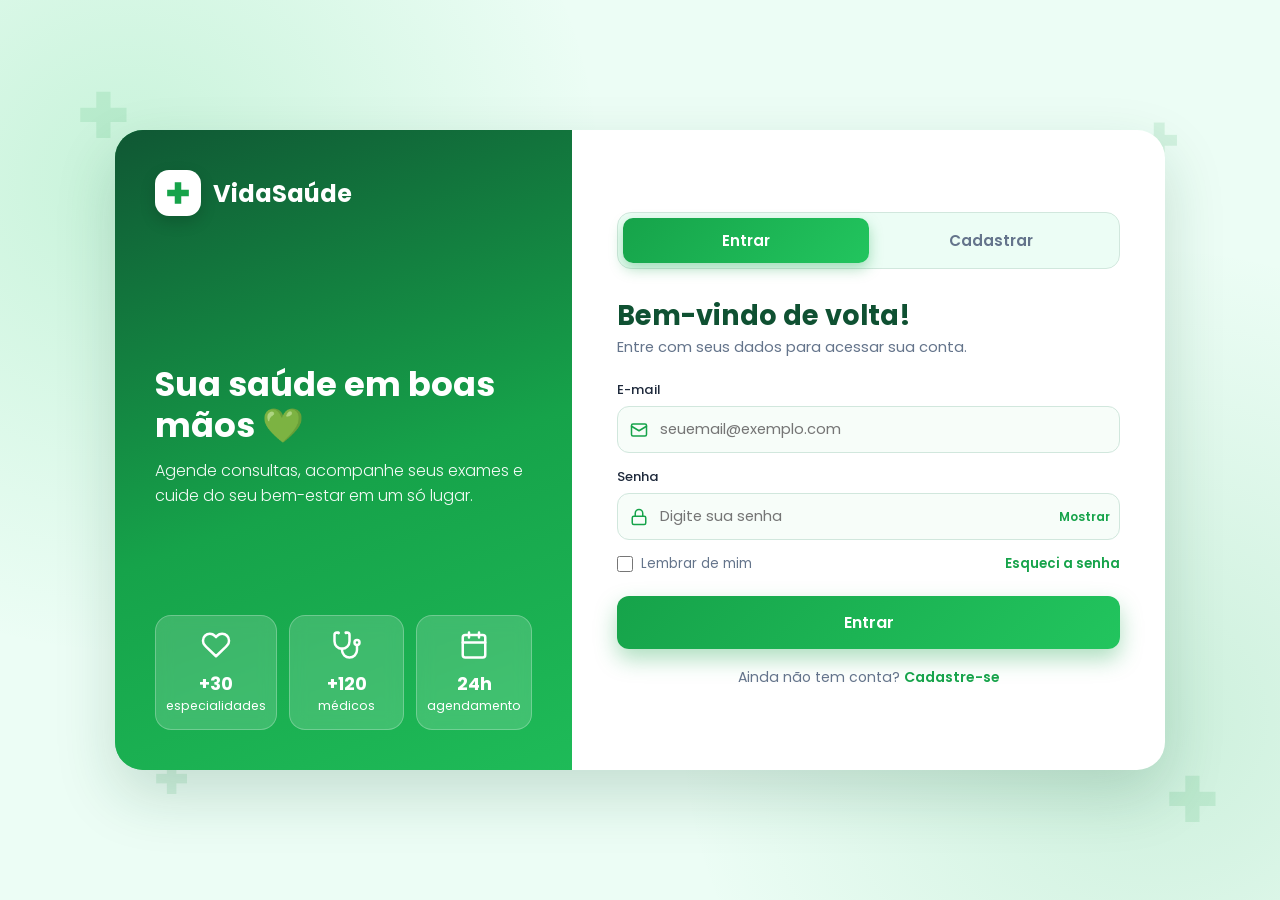
<file: login-medico/index.html>
<!DOCTYPE html>
<html lang="pt-BR">
<head>
  <meta charset="UTF-8">
  <meta name="viewport" content="width=device-width, initial-scale=1.0">
  <title>VidaSaúde | Login</title>
  <link rel="preconnect" href="https://fonts.googleapis.com">
  <link href="https://fonts.googleapis.com/css2?family=Poppins:wght@300;400;500;600;700&display=swap" rel="stylesheet">

  <style>
    /* ================= CORES ================= */
    :root {
      --verde-escuro: #0f5132;
      --verde: #16a34a;
      --verde-medio: #22c55e;
      --verde-claro: #dcfce7;
      --verde-agua: #ecfdf5;
      --branco: #ffffff;
      --texto: #1e293b;
      --texto-claro: #64748b;
      --borda: #d1e7dd;
      --erro: #dc2626;
      --sombra: 0 25px 60px rgba(15, 81, 50, 0.18);
    }

    * { margin: 0; padding: 0; box-sizing: border-box; }

    body {
      font-family: "Poppins", sans-serif;
      color: var(--texto);
      min-height: 100vh;
      display: flex;
      align-items: center;
      justify-content: center;
      padding: 30px 16px;
      background:
        radial-gradient(circle at 10% 20%, rgba(34, 197, 94, 0.18) 0, transparent 35%),
        radial-gradient(circle at 90% 80%, rgba(22, 163, 74, 0.15) 0, transparent 35%),
        var(--verde-agua);
      position: relative;
      overflow-x: hidden;
    }

    /* Cruzes decorativas no fundo */
    .cruz-fundo {
      position: fixed;
      color: rgba(22, 163, 74, 0.12);
      font-size: 60px;
      font-weight: 700;
      z-index: 0;
      animation: flutuar 6s ease-in-out infinite;
    }
    .cruz-fundo.c1 { top: 8%;  left: 6%; }
    .cruz-fundo.c2 { bottom: 10%; left: 12%; font-size: 40px; animation-delay: 1s; }
    .cruz-fundo.c3 { top: 12%; right: 8%; font-size: 46px; animation-delay: 2s; }
    .cruz-fundo.c4 { bottom: 6%; right: 5%; animation-delay: 3s; }

    @keyframes flutuar {
      0%, 100% { transform: translateY(0); }
      50%      { transform: translateY(-14px); }
    }

    /* ================= CONTAINER ================= */
    .container {
      position: relative;
      z-index: 1;
      display: flex;
      width: 100%;
      max-width: 1050px;
      min-height: 640px;
      background: var(--branco);
      border-radius: 28px;
      overflow: hidden;
      box-shadow: var(--sombra);
    }

    /* ================= LADO DA IMAGEM ================= */
    .lado-imagem {
      flex: 1;
      position: relative;
      background-color: var(--verde);
      background-image: url("https://images.unsplash.com/photo-1579684385127-1ef15d508118?w=900&q=80");
      background-size: cover;
      background-position: center;
    }

    .overlay {
      height: 100%;
      padding: 40px;
      display: flex;
      flex-direction: column;
      justify-content: space-between;
      color: var(--branco);
      background: linear-gradient(160deg,
        rgba(15, 81, 50, 0.92) 0%,
        rgba(22, 163, 74, 0.80) 55%,
        rgba(34, 197, 94, 0.70) 100%);
    }

    .logo { display: flex; align-items: center; gap: 12px; font-size: 1.5rem; font-weight: 700; }
    .logo-icone {
      width: 46px; height: 46px;
      display: grid; place-items: center;
      background: var(--branco);
      border-radius: 14px;
      box-shadow: 0 6px 16px rgba(0, 0, 0, 0.15);
    }

    .texto-imagem h1 { font-size: 2.1rem; line-height: 1.2; margin-bottom: 12px; }
    .texto-imagem p  { font-weight: 300; opacity: 0.95; }

    /* Linha de batimento cardíaco animada */
    .batimento { width: 100%; height: 60px; margin: 20px 0; }
    .batimento path {
      fill: none;
      stroke: var(--branco);
      stroke-width: 3;
      stroke-linecap: round;
      stroke-linejoin: round;
      stroke-dasharray: 600;
      stroke-dashoffset: 600;
      animation: pulso 3s linear infinite;
    }
    @keyframes pulso { to { stroke-dashoffset: 0; } }

    .cards-saude { display: grid; grid-template-columns: repeat(3, 1fr); gap: 12px; }
    .card-saude {
      background: rgba(255, 255, 255, 0.16);
      backdrop-filter: blur(8px);
      border: 1px solid rgba(255, 255, 255, 0.25);
      border-radius: 16px;
      padding: 14px 10px;
      text-align: center;
      font-size: 0.78rem;
      transition: transform 0.3s;
    }
    .card-saude:hover { transform: translateY(-4px); }
    .card-saude svg { width: 30px; height: 30px; margin-bottom: 6px; }
    .card-saude strong { display: block; font-size: 1.1rem; }

    /* ================= LADO DO FORMULÁRIO ================= */
    .lado-form {
      flex: 1.1;
      padding: 40px 45px;
      display: flex;
      flex-direction: column;
      justify-content: center;
    }

    /* Abas Entrar / Cadastrar */
    .abas {
      position: relative;
      display: flex;
      background: var(--verde-agua);
      border: 1px solid var(--borda);
      border-radius: 14px;
      padding: 5px;
      margin-bottom: 26px;
    }
    .aba {
      flex: 1;
      position: relative;
      z-index: 1;
      border: none;
      background: none;
      padding: 11px;
      font-family: inherit;
      font-size: 0.95rem;
      font-weight: 600;
      color: var(--texto-claro);
      cursor: pointer;
      transition: color 0.3s;
    }
    .aba.ativa { color: var(--branco); }
    .indicador {
      position: absolute;
      top: 5px; left: 5px;
      width: calc(50% - 5px);
      height: calc(100% - 10px);
      background: linear-gradient(135deg, var(--verde), var(--verde-medio));
      border-radius: 10px;
      box-shadow: 0 6px 14px rgba(22, 163, 74, 0.35);
      transition: transform 0.35s ease;
    }
    .abas.cadastro .indicador { transform: translateX(100%); }

    .titulo h2 { font-size: 1.7rem; color: var(--verde-escuro); }
    .titulo p  { color: var(--texto-claro); font-size: 0.92rem; margin-bottom: 22px; }

    .formulario { display: none; animation: aparecer 0.4s ease; }
    .formulario.ativo { display: block; }
    @keyframes aparecer {
      from { opacity: 0; transform: translateY(12px); }
      to   { opacity: 1; transform: translateY(0); }
    }

    /* Grade organizada dos campos */
    .grade { display: grid; grid-template-columns: 1fr 1fr; gap: 0 16px; }
    .inteiro { grid-column: 1 / -1; }

    .campo { margin-bottom: 14px; }
    .campo label { display: block; font-size: 0.82rem; font-weight: 500; margin-bottom: 6px; }

    .input-icone { position: relative; }
    .input-icone svg {
      position: absolute;
      left: 13px; top: 50%;
      transform: translateY(-50%);
      width: 18px; height: 18px;
      stroke: var(--verde);
      pointer-events: none;
    }
    .input-icone input {
      width: 100%;
      font-family: inherit;
      font-size: 0.92rem;
      padding: 12px 14px 12px 42px;
      border: 1.5px solid var(--borda);
      border-radius: 12px;
      background: #f7fdf9;
      color: var(--texto);
      outline: none;
      transition: border-color 0.25s, box-shadow 0.25s, background 0.25s;
    }
    .input-icone input:focus {
      border-color: var(--verde-medio);
      background: var(--branco);
      box-shadow: 0 0 0 4px rgba(34, 197, 94, 0.15);
    }
    .input-icone input.invalido { border-color: var(--erro); }

    .ver-senha {
      position: absolute;
      right: 10px; top: 50%;
      transform: translateY(-50%);
      background: none; border: none;
      cursor: pointer;
      font-size: 0.75rem;
      font-weight: 600;
      color: var(--verde);
      font-family: inherit;
    }

    .opcoes {
      display: flex;
      justify-content: space-between;
      align-items: center;
      font-size: 0.83rem;
      margin: 4px 0 22px;
    }
    .check { display: flex; align-items: center; gap: 8px; color: var(--texto-claro); cursor: pointer; font-size: 0.83rem; }
    .check input { accent-color: var(--verde); width: 16px; height: 16px; }

    a, .link {
      color: var(--verde);
      font-weight: 600;
      text-decoration: none;
      background: none; border: none;
      font-family: inherit; font-size: inherit;
      cursor: pointer;
    }
    a:hover, .link:hover { text-decoration: underline; }

    .botao {
      width: 100%;
      padding: 14px;
      border: none;
      border-radius: 12px;
      font-family: inherit;
      font-size: 1rem;
      font-weight: 600;
      color: var(--branco);
      background: linear-gradient(135deg, var(--verde) 0%, var(--verde-medio) 100%);
      cursor: pointer;
      box-shadow: 0 10px 22px rgba(22, 163, 74, 0.35);
      transition: transform 0.2s, box-shadow 0.2s;
    }
    .botao:hover { transform: translateY(-2px); box-shadow: 0 14px 28px rgba(22, 163, 74, 0.45); }
    .botao.secundario {
      background: var(--branco);
      color: var(--verde);
      border: 1.5px solid var(--verde);
      box-shadow: none;
      margin-top: 12px;
    }

    .rodape-form { text-align: center; margin-top: 18px; font-size: 0.88rem; color: var(--texto-claro); }

    .mensagem {
      display: none;
      padding: 11px 14px;
      border-radius: 10px;
      font-size: 0.85rem;
      margin-bottom: 16px;
    }
    .mensagem.erro    { display: block; background: #fee2e2; color: var(--erro); }
    .mensagem.sucesso { display: block; background: var(--verde-claro); color: var(--verde-escuro); }

    /* ================= ÁREA DE AGENDAMENTO (após login) ================= */
    .app { display: none; flex: 1; flex-direction: column; background: #f7fdf9; min-width: 0; }
    .container.logado { max-width: 1150px; }
    .container.logado .lado-imagem,
    .container.logado .lado-form { display: none; }
    .container.logado .app { display: flex; }

    /* Topo */
    .topo {
      display: flex;
      align-items: center;
      justify-content: space-between;
      gap: 16px;
      padding: 18px 32px;
      color: var(--branco);
      background: linear-gradient(135deg, var(--verde-escuro), var(--verde));
    }
    .topo .logo { font-size: 1.3rem; }
    .topo .logo-icone { width: 40px; height: 40px; }
    .usuario { display: flex; align-items: center; gap: 12px; font-size: 0.92rem; }
    .usuario small { display: block; opacity: 0.85; font-size: 0.75rem; }
    .avatar {
      width: 42px; height: 42px;
      border-radius: 50%;
      display: grid; place-items: center;
      background: var(--branco);
      color: var(--verde);
      font-size: 1.1rem;
      font-weight: 700;
      flex-shrink: 0;
    }
    .btn-sair {
      background: rgba(255, 255, 255, 0.15);
      border: 1px solid rgba(255, 255, 255, 0.4);
      color: var(--branco);
      padding: 8px 16px;
      border-radius: 10px;
      font-family: inherit;
      font-weight: 600;
      cursor: pointer;
    }
    .btn-sair:hover { background: rgba(255, 255, 255, 0.28); }

    /* Menu de abas */
    .menu {
      display: flex;
      gap: 6px;
      padding: 10px 32px 0;
      background: var(--branco);
      border-bottom: 1px solid var(--borda);
      overflow-x: auto;
    }
    .menu button {
      border: none;
      background: none;
      padding: 12px 16px;
      font-family: inherit;
      font-size: 0.9rem;
      font-weight: 600;
      color: var(--texto-claro);
      border-bottom: 3px solid transparent;
      cursor: pointer;
      white-space: nowrap;
    }
    .menu button.ativo { color: var(--verde); border-bottom-color: var(--verde); }
    .contador {
      background: var(--verde);
      color: var(--branco);
      border-radius: 20px;
      padding: 1px 8px;
      font-size: 0.72rem;
      margin-left: 4px;
    }

    .conteudo { padding: 28px 32px; }
    .aba-app { display: none; animation: aparecer 0.4s ease; }
    .aba-app.ativa { display: block; }
    .aba-app > h2 { color: var(--verde-escuro); font-size: 1.4rem; margin-bottom: 16px; }

    /* Etapas do agendamento */
    .agendar { display: grid; grid-template-columns: minmax(0, 1fr) 300px; gap: 24px; align-items: start; }
    .etapa {
      background: var(--branco);
      border: 1px solid var(--borda);
      border-radius: 18px;
      padding: 20px 22px;
      margin-bottom: 16px;
      transition: opacity 0.3s;
    }
    .etapa.bloqueada { opacity: 0.45; pointer-events: none; }
    .etapa h3 { display: flex; align-items: center; gap: 10px; font-size: 1rem; color: var(--verde-escuro); margin-bottom: 14px; }
    .numero {
      width: 28px; height: 28px;
      border-radius: 50%;
      display: grid; place-items: center;
      background: var(--verde-claro);
      color: var(--verde);
      font-size: 0.85rem;
      flex-shrink: 0;
    }
    .etapa.feita .numero { background: var(--verde); color: var(--branco); }
    .dica { color: var(--texto-claro); font-size: 0.88rem; grid-column: 1 / -1; }

    /* Botões de escolha (especialidade, médico, dia, horário) */
    .opcao {
      border: 1.5px solid var(--borda);
      background: #f7fdf9;
      border-radius: 14px;
      padding: 12px;
      font-family: inherit;
      color: var(--texto);
      text-align: center;
      cursor: pointer;
      transition: border-color 0.2s, background 0.2s, transform 0.2s, box-shadow 0.2s;
    }
    .opcao:hover { border-color: var(--verde-medio); transform: translateY(-2px); }
    .opcao.selecionada {
      border-color: var(--verde);
      background: var(--verde-claro);
      box-shadow: 0 0 0 3px rgba(34, 197, 94, 0.18);
    }
    .opcao:disabled {
      opacity: 0.4;
      cursor: not-allowed;
      transform: none;
      border-color: var(--borda);
      text-decoration: line-through;
    }
    .opcao .emoji { font-size: 1.6rem; display: block; margin-bottom: 4px; }
    .opcao strong { display: block; font-size: 0.85rem; }
    .opcao small { display: block; color: var(--texto-claro); font-size: 0.72rem; }

    .lista-especialidades { display: grid; grid-template-columns: repeat(auto-fill, minmax(125px, 1fr)); gap: 10px; }

    .lista-medicos { display: grid; grid-template-columns: repeat(auto-fill, minmax(230px, 1fr)); gap: 12px; }
    .medico { display: flex; align-items: center; gap: 12px; text-align: left; }
    .foto-medico {
      width: 50px; height: 50px;
      border-radius: 50%;
      flex-shrink: 0;
      display: grid; place-items: center;
      color: var(--branco);
      font-weight: 700;
      background: linear-gradient(135deg, var(--verde), var(--verde-medio));
      box-shadow: 0 6px 14px rgba(22, 163, 74, 0.3);
    }
    .medico strong { font-size: 0.9rem; }
    .estrela { color: #f59e0b; }

    .lista-datas { display: flex; gap: 10px; overflow-x: auto; padding: 4px 2px 8px; }
    .data { min-width: 72px; padding: 10px 8px; }
    .data small { text-transform: uppercase; }
    .data strong { font-size: 1.25rem; }

    .lista-horarios { display: grid; grid-template-columns: repeat(auto-fill, minmax(78px, 1fr)); gap: 8px; }
    .hora { padding: 10px 6px; font-weight: 600; font-size: 0.88rem; }
    .grupo-hora { font-size: 0.8rem; font-weight: 600; color: var(--texto-claro); margin: 4px 0 8px; grid-column: 1 / -1; }

    /* Resumo */
    .resumo {
      background: var(--branco);
      border: 1px solid var(--borda);
      border-radius: 18px;
      padding: 22px;
      box-shadow: 0 12px 30px rgba(15, 81, 50, 0.08);
    }
    .resumo h3 { color: var(--verde-escuro); margin-bottom: 10px; }
    .resumo-linha {
      display: flex;
      justify-content: space-between;
      gap: 10px;
      padding: 11px 0;
      border-bottom: 1px dashed var(--borda);
      font-size: 0.86rem;
    }
    .resumo-linha span { color: var(--texto-claro); }
    .resumo-linha strong { text-align: right; }
    .resumo .botao { margin-top: 18px; }
    .botao:disabled { opacity: 0.5; cursor: not-allowed; transform: none; box-shadow: none; }

    /* Minhas consultas */
    .consulta {
      display: flex;
      align-items: center;
      gap: 16px;
      background: var(--branco);
      border: 1px solid var(--borda);
      border-left: 5px solid var(--verde);
      border-radius: 14px;
      padding: 16px 18px;
      margin-bottom: 12px;
    }
    .consulta.passada { border-left-color: #94a3b8; opacity: 0.7; }
    .consulta-data {
      text-align: center;
      min-width: 64px;
      background: var(--verde-claro);
      color: var(--verde-escuro);
      border-radius: 12px;
      padding: 8px;
    }
    .consulta-data strong { display: block; font-size: 1.4rem; line-height: 1.1; }
    .consulta-data small { font-size: 0.7rem; text-transform: uppercase; }
    .consulta-info { flex: 1; font-size: 0.86rem; color: var(--texto-claro); }
    .consulta-info strong { display: block; font-size: 0.98rem; color: var(--texto); }
    .status { display: inline-block; margin-top: 4px; padding: 2px 10px; border-radius: 20px; font-size: 0.72rem; font-weight: 600; background: var(--verde-claro); color: var(--verde-escuro); }
    .passada .status { background: #e2e8f0; color: #475569; }
    .btn-cancelar {
      border: 1.5px solid #fecaca;
      background: var(--branco);
      color: var(--erro);
      border-radius: 10px;
      padding: 8px 14px;
      font-family: inherit;
      font-weight: 600;
      cursor: pointer;
    }
    .btn-cancelar:hover { background: #fee2e2; }
    .vazio { text-align: center; padding: 40px 20px; color: var(--texto-claro); }
    .vazio .emoji { font-size: 2.6rem; display: block; margin-bottom: 8px; }
    .vazio .botao { max-width: 240px; margin-top: 18px; }

    /* Janela de confirmação */
    .modal-fundo {
      position: fixed;
      inset: 0;
      z-index: 10;
      display: none;
      align-items: center;
      justify-content: center;
      padding: 16px;
      background: rgba(15, 81, 50, 0.45);
      backdrop-filter: blur(3px);
    }
    .modal-fundo.aberto { display: flex; }
    .modal {
      background: var(--branco);
      border-radius: 22px;
      padding: 32px 28px;
      max-width: 400px;
      width: 100%;
      text-align: center;
      animation: aparecer 0.3s ease;
    }
    .check-grande {
      width: 72px; height: 72px;
      margin: 0 auto 14px;
      border-radius: 50%;
      display: grid; place-items: center;
      background: var(--verde-claro);
      font-size: 2rem;
    }
    .modal h3 { color: var(--verde-escuro); margin-bottom: 8px; }
    .modal p { color: var(--texto-claro); font-size: 0.9rem; margin-bottom: 20px; }

    .tabela {
      width: 100%;
      border-collapse: separate;
      border-spacing: 0;
      border: 1px solid var(--borda);
      border-radius: 14px;
      overflow: hidden;
      margin: 18px 0 8px;
      font-size: 0.9rem;
    }
    .tabela th, .tabela td { padding: 12px 16px; text-align: left; }
    .tabela th { width: 40%; background: var(--verde-agua); color: var(--verde-escuro); font-weight: 600; }
    .tabela tr:not(:last-child) th,
    .tabela tr:not(:last-child) td { border-bottom: 1px solid var(--borda); }

    /* ================= RESPONSIVO ================= */
    @media (max-width: 860px) {
      .container { flex-direction: column; }
      .lado-imagem { min-height: 300px; }
      .texto-imagem h1 { font-size: 1.6rem; }
    }
    @media (max-width: 520px) {
      .overlay, .lado-form { padding: 26px 20px; }
      .grade { grid-template-columns: 1fr; }
      .cards-saude { display: none; }
      .opcoes { flex-direction: column; align-items: flex-start; gap: 10px; }
    }

    /* Responsivo da área de agendamento */
    @media (max-width: 900px) {
      .agendar { grid-template-columns: minmax(0, 1fr); }
    }
    @media (max-width: 560px) {
      .topo { padding: 14px 16px; }
      .topo .logo span:last-child, .usuario-texto { display: none; }
      .menu { padding: 6px 8px 0; }
      .conteudo { padding: 20px 14px; }
      .etapa { padding: 16px; }
      .consulta { flex-wrap: wrap; }
    }
  </style>
</head>
<body>

  <span class="cruz-fundo c1">✚</span>
  <span class="cruz-fundo c2">✚</span>
  <span class="cruz-fundo c3">✚</span>
  <span class="cruz-fundo c4">✚</span>

  <main class="container">

    <!-- ========== LADO ESQUERDO ========== -->
    <section class="lado-imagem">
      <div class="overlay">
        <div class="logo">
          <span class="logo-icone">
            <svg width="26" height="26" viewBox="0 0 24 24" fill="#16a34a"><path d="M9 2h6v7h7v6h-7v7H9v-7H2V9h7z"/></svg>
          </span>
          VidaSaúde
        </div>

        <div class="texto-imagem">
          <h1>Sua saúde em boas mãos 💚</h1>
          <p>Agende consultas, acompanhe seus exames e cuide do seu bem-estar em um só lugar.</p>

          <svg class="batimento" viewBox="0 0 400 60" preserveAspectRatio="none">
            <path d="M0 30 H120 L140 30 L155 8 L170 52 L185 18 L198 30 H260 L272 22 L282 38 L292 30 H400"/>
          </svg>

          <div class="cards-saude">
            <div class="card-saude">
              <svg viewBox="0 0 24 24" fill="none" stroke="#fff" stroke-width="2" stroke-linecap="round" stroke-linejoin="round"><path d="M20.8 4.6a5.5 5.5 0 0 0-7.8 0L12 5.7l-1-1.1a5.5 5.5 0 0 0-7.8 7.8l1 1.1L12 21l7.8-7.5 1-1.1a5.5 5.5 0 0 0 0-7.8z"/></svg>
              <strong>+30</strong>especialidades
            </div>
            <div class="card-saude">
              <svg viewBox="0 0 24 24" fill="none" stroke="#fff" stroke-width="2" stroke-linecap="round" stroke-linejoin="round"><path d="M4.8 2.3A.3.3 0 1 0 5 2H4a2 2 0 0 0-2 2v5a6 6 0 0 0 6 6 6 6 0 0 0 6-6V4a2 2 0 0 0-2-2h-1a.2.2 0 1 0 .3.3"/><path d="M8 15v1a6 6 0 0 0 6 6 6 6 0 0 0 6-6v-4"/><circle cx="20" cy="10" r="2"/></svg>
              <strong>+120</strong>médicos
            </div>
            <div class="card-saude">
              <svg viewBox="0 0 24 24" fill="none" stroke="#fff" stroke-width="2" stroke-linecap="round" stroke-linejoin="round"><rect x="3" y="4" width="18" height="18" rx="2"/><path d="M16 2v4M8 2v4M3 10h18"/></svg>
              <strong>24h</strong>agendamento
            </div>
          </div>
        </div>
      </div>
    </section>

    <!-- ========== LADO DIREITO ========== -->
    <section class="lado-form">

      <!-- Abas -->
      <div class="abas" id="abas">
        <span class="indicador"></span>
        <button class="aba ativa" id="abaLogin" type="button">Entrar</button>
        <button class="aba" id="abaCadastro" type="button">Cadastrar</button>
      </div>

      <!-- ===== FORMULÁRIO DE LOGIN ===== -->
      <form class="formulario ativo" id="formLogin" novalidate>
        <div class="titulo">
          <h2>Bem-vindo de volta!</h2>
          <p>Entre com seus dados para acessar sua conta.</p>
        </div>

        <div class="mensagem" id="msgLogin"></div>

        <div class="campo">
          <label for="loginEmail">E-mail</label>
          <div class="input-icone">
            <svg viewBox="0 0 24 24" fill="none" stroke-width="2" stroke-linecap="round" stroke-linejoin="round"><rect x="2" y="4" width="20" height="16" rx="2"/><path d="m22 7-10 6L2 7"/></svg>
            <input type="email" id="loginEmail" placeholder="seuemail@exemplo.com">
          </div>
        </div>

        <div class="campo">
          <label for="loginSenha">Senha</label>
          <div class="input-icone">
            <svg viewBox="0 0 24 24" fill="none" stroke-width="2" stroke-linecap="round" stroke-linejoin="round"><rect x="3" y="11" width="18" height="11" rx="2"/><path d="M7 11V7a5 5 0 0 1 10 0v4"/></svg>
            <input type="password" id="loginSenha" placeholder="Digite sua senha">
            <button type="button" class="ver-senha" data-alvo="loginSenha">Mostrar</button>
          </div>
        </div>

        <div class="opcoes">
          <label class="check"><input type="checkbox" id="lembrar"> Lembrar de mim</label>
          <button type="button" class="link" id="esqueci">Esqueci a senha</button>
        </div>

        <button type="submit" class="botao">Entrar</button>

        <p class="rodape-form">Ainda não tem conta? <button type="button" class="link" id="irCadastro">Cadastre-se</button></p>
      </form>

      <!-- ===== FORMULÁRIO DE CADASTRO ===== -->
      <form class="formulario" id="formCadastro" novalidate>
        <div class="titulo">
          <h2>Crie sua conta</h2>
          <p>Leva menos de 1 minuto. 🌿</p>
        </div>

        <div class="mensagem" id="msgCadastro"></div>

        <div class="grade">
          <div class="campo inteiro">
            <label for="cadNome">Nome completo</label>
            <div class="input-icone">
              <svg viewBox="0 0 24 24" fill="none" stroke-width="2" stroke-linecap="round" stroke-linejoin="round"><path d="M20 21v-2a4 4 0 0 0-4-4H8a4 4 0 0 0-4 4v2"/><circle cx="12" cy="7" r="4"/></svg>
              <input type="text" id="cadNome" placeholder="Maria da Silva">
            </div>
          </div>

          <div class="campo">
            <label for="cadCpf">CPF</label>
            <div class="input-icone">
              <svg viewBox="0 0 24 24" fill="none" stroke-width="2" stroke-linecap="round" stroke-linejoin="round"><rect x="2" y="5" width="20" height="14" rx="2"/><path d="M6 10h4M6 14h8"/></svg>
              <input type="text" id="cadCpf" placeholder="000.000.000-00" maxlength="14" inputmode="numeric">
            </div>
          </div>

          <div class="campo">
            <label for="cadNascimento">Nascimento</label>
            <div class="input-icone">
              <svg viewBox="0 0 24 24" fill="none" stroke-width="2" stroke-linecap="round" stroke-linejoin="round"><rect x="3" y="4" width="18" height="18" rx="2"/><path d="M16 2v4M8 2v4M3 10h18"/></svg>
              <input type="date" id="cadNascimento">
            </div>
          </div>

          <div class="campo">
            <label for="cadTelefone">Telefone</label>
            <div class="input-icone">
              <svg viewBox="0 0 24 24" fill="none" stroke-width="2" stroke-linecap="round" stroke-linejoin="round"><path d="M22 16.9v3a2 2 0 0 1-2.2 2 19.8 19.8 0 0 1-8.6-3.1 19.5 19.5 0 0 1-6-6A19.8 19.8 0 0 1 2.1 4.2 2 2 0 0 1 4.1 2h3a2 2 0 0 1 2 1.7c.1 1 .4 1.9.7 2.8a2 2 0 0 1-.5 2.1L8 9.9a16 16 0 0 0 6 6l1.3-1.3a2 2 0 0 1 2.1-.4c.9.3 1.8.6 2.8.7a2 2 0 0 1 1.7 2z"/></svg>
              <input type="tel" id="cadTelefone" placeholder="(00) 00000-0000" maxlength="15" inputmode="numeric">
            </div>
          </div>

          <div class="campo">
            <label for="cadEmail">E-mail</label>
            <div class="input-icone">
              <svg viewBox="0 0 24 24" fill="none" stroke-width="2" stroke-linecap="round" stroke-linejoin="round"><rect x="2" y="4" width="20" height="16" rx="2"/><path d="m22 7-10 6L2 7"/></svg>
              <input type="email" id="cadEmail" placeholder="seuemail@exemplo.com">
            </div>
          </div>

          <div class="campo">
            <label for="cadSenha">Senha</label>
            <div class="input-icone">
              <svg viewBox="0 0 24 24" fill="none" stroke-width="2" stroke-linecap="round" stroke-linejoin="round"><rect x="3" y="11" width="18" height="11" rx="2"/><path d="M7 11V7a5 5 0 0 1 10 0v4"/></svg>
              <input type="password" id="cadSenha" placeholder="Mín. 6 caracteres">
              <button type="button" class="ver-senha" data-alvo="cadSenha">Mostrar</button>
            </div>
          </div>

          <div class="campo">
            <label for="cadConfirmar">Confirmar senha</label>
            <div class="input-icone">
              <svg viewBox="0 0 24 24" fill="none" stroke-width="2" stroke-linecap="round" stroke-linejoin="round"><path d="M20 6 9 17l-5-5"/></svg>
              <input type="password" id="cadConfirmar" placeholder="Repita a senha">
            </div>
          </div>
        </div>

        <label class="check" style="margin: 6px 0 20px;">
          <input type="checkbox" id="cadTermos"> Aceito os <a href="#">termos de uso</a>
        </label>

        <button type="submit" class="botao">Criar conta</button>

        <p class="rodape-form">Já tem conta? <button type="button" class="link" id="irLogin">Entrar</button></p>
      </form>

    </section>

    <!-- ========== ÁREA DE AGENDAMENTO (aparece depois do login) ========== -->
    <section class="app" id="app">

      <header class="topo">
        <div class="logo">
          <span class="logo-icone">
            <svg width="24" height="24" viewBox="0 0 24 24" fill="#16a34a"><path d="M9 2h6v7h7v6h-7v7H9v-7H2V9h7z"/></svg>
          </span>
          <span>VidaSaúde</span>
        </div>
        <div class="usuario">
          <div class="avatar" id="avatar">M</div>
          <div class="usuario-texto">
            <strong id="saudacao">Olá!</strong>
            <small>Área do paciente</small>
          </div>
          <button type="button" class="btn-sair" id="sair">Sair</button>
        </div>
      </header>

      <nav class="menu">
        <button type="button" class="ativo" data-aba="abaAgendar">📅 Agendar consulta</button>
        <button type="button" data-aba="abaMinhas">🗂️ Minhas consultas <span class="contador" id="contador">0</span></button>
        <button type="button" data-aba="abaDados">👤 Meus dados</button>
      </nav>

      <div class="conteudo">

        <!-- ABA: AGENDAR -->
        <div class="aba-app ativa" id="abaAgendar">
          <div class="agendar">
            <div>
              <div class="etapa" id="etapa1">
                <h3><span class="numero">1</span> Escolha a especialidade</h3>
                <div class="lista-especialidades" id="listaEspecialidades"></div>
              </div>

              <div class="etapa bloqueada" id="etapa2">
                <h3><span class="numero">2</span> Escolha o médico</h3>
                <div class="lista-medicos" id="listaMedicos"></div>
              </div>

              <div class="etapa bloqueada" id="etapa3">
                <h3><span class="numero">3</span> Escolha o dia</h3>
                <div class="lista-datas" id="listaDatas"></div>
              </div>

              <div class="etapa bloqueada" id="etapa4">
                <h3><span class="numero">4</span> Escolha o horário</h3>
                <div class="lista-horarios" id="listaHorarios"></div>
              </div>
            </div>

            <aside class="resumo">
              <h3>🩺 Resumo da consulta</h3>
              <div class="resumo-linha"><span>Especialidade</span><strong id="rEsp">—</strong></div>
              <div class="resumo-linha"><span>Médico</span><strong id="rMed">—</strong></div>
              <div class="resumo-linha"><span>Dia</span><strong id="rData">—</strong></div>
              <div class="resumo-linha"><span>Horário</span><strong id="rHora">—</strong></div>
              <button type="button" class="botao" id="confirmar" disabled>Confirmar agendamento</button>
            </aside>
          </div>
        </div>

        <!-- ABA: MINHAS CONSULTAS -->
        <div class="aba-app" id="abaMinhas">
          <h2>Minhas consultas</h2>
          <div id="listaConsultas"></div>
        </div>

        <!-- ABA: MEUS DADOS -->
        <div class="aba-app" id="abaDados">
          <h2>Meus dados</h2>
          <table class="tabela">
            <tr><th>Nome</th><td id="pNome"></td></tr>
            <tr><th>CPF</th><td id="pCpf"></td></tr>
            <tr><th>Nascimento</th><td id="pNascimento"></td></tr>
            <tr><th>Telefone</th><td id="pTelefone"></td></tr>
            <tr><th>E-mail</th><td id="pEmail"></td></tr>
          </table>
        </div>

      </div>
    </section>
  </main>

  <!-- Janela de confirmação do agendamento -->
  <div class="modal-fundo" id="modal">
    <div class="modal">
      <div class="check-grande">✅</div>
      <h3>Consulta agendada!</h3>
      <p id="modalTexto"></p>
      <button type="button" class="botao" id="modalVer">Ver minhas consultas</button>
      <button type="button" class="botao secundario" id="modalFechar">Agendar outra</button>
    </div>
  </div>

  <script>
    /* ================= ARMAZENAMENTO (no navegador) ================= */
    function lerUsuarios() {
      try { return JSON.parse(localStorage.getItem("vs_usuarios")) || []; }
      catch (e) { return []; }
    }
    function salvarUsuarios(lista) {
      try { localStorage.setItem("vs_usuarios", JSON.stringify(lista)); } catch (e) {}
    }

    /* ================= ELEMENTOS ================= */
    const abas = document.getElementById("abas");
    const abaLogin = document.getElementById("abaLogin");
    const abaCadastro = document.getElementById("abaCadastro");
    const formLogin = document.getElementById("formLogin");
    const formCadastro = document.getElementById("formCadastro");
    const container = document.querySelector(".container");

    /* ================= TROCAR ENTRE LOGIN E CADASTRO ================= */
    function mostrar(tela) {
      [formLogin, formCadastro].forEach(el => el.classList.remove("ativo"));
      limparMensagens();

      if (tela === "login") {
        formLogin.classList.add("ativo");
        abas.classList.remove("cadastro");
        abaLogin.classList.add("ativa");
        abaCadastro.classList.remove("ativa");
      } else {
        formCadastro.classList.add("ativo");
        abas.classList.add("cadastro");
        abaCadastro.classList.add("ativa");
        abaLogin.classList.remove("ativa");
      }
    }

    abaLogin.onclick = () => mostrar("login");
    abaCadastro.onclick = () => mostrar("cadastro");
    document.getElementById("irCadastro").onclick = () => mostrar("cadastro");
    document.getElementById("irLogin").onclick = () => mostrar("login");

    /* ================= MENSAGENS ================= */
    function mensagem(id, texto, tipo) {
      const el = document.getElementById(id);
      el.textContent = texto;
      el.className = "mensagem " + tipo;
    }
    function limparMensagens() {
      document.querySelectorAll(".mensagem").forEach(m => m.className = "mensagem");
      document.querySelectorAll(".invalido").forEach(i => i.classList.remove("invalido"));
    }
    function marcarErro(id) { document.getElementById(id).classList.add("invalido"); }

    /* ================= MOSTRAR / OCULTAR SENHA ================= */
    document.querySelectorAll(".ver-senha").forEach(botao => {
      botao.onclick = () => {
        const input = document.getElementById(botao.dataset.alvo);
        const oculto = input.type === "password";
        input.type = oculto ? "text" : "password";
        botao.textContent = oculto ? "Ocultar" : "Mostrar";
      };
    });

    /* ================= MÁSCARAS DE CPF E TELEFONE ================= */
    document.getElementById("cadCpf").addEventListener("input", e => {
      let v = e.target.value.replace(/\D/g, "").slice(0, 11);
      v = v.replace(/(\d{3})(\d)/, "$1.$2")
           .replace(/(\d{3})(\d)/, "$1.$2")
           .replace(/(\d{3})(\d{1,2})$/, "$1-$2");
      e.target.value = v;
    });

    document.getElementById("cadTelefone").addEventListener("input", e => {
      let v = e.target.value.replace(/\D/g, "").slice(0, 11);
      v = v.replace(/^(\d{2})(\d)/, "($1) $2")
           .replace(/(\d{5})(\d{1,4})$/, "$1-$2");
      e.target.value = v;
    });

    /* ================= CADASTRO ================= */
    formCadastro.addEventListener("submit", e => {
      e.preventDefault();
      limparMensagens();

      const usuario = {
        nome: document.getElementById("cadNome").value.trim(),
        cpf: document.getElementById("cadCpf").value.trim(),
        nascimento: document.getElementById("cadNascimento").value,
        telefone: document.getElementById("cadTelefone").value.trim(),
        email: document.getElementById("cadEmail").value.trim().toLowerCase(),
        senha: document.getElementById("cadSenha").value
      };
      const confirmar = document.getElementById("cadConfirmar").value;
      const termos = document.getElementById("cadTermos").checked;
      const emailValido = /^[^\s@]+@[^\s@]+\.[^\s@]+$/.test(usuario.email);

      if (usuario.nome.split(" ").length < 2) { marcarErro("cadNome"); return mensagem("msgCadastro", "Digite seu nome completo.", "erro"); }
      if (usuario.cpf.length !== 14)          { marcarErro("cadCpf"); return mensagem("msgCadastro", "CPF incompleto.", "erro"); }
      if (!usuario.nascimento)                { marcarErro("cadNascimento"); return mensagem("msgCadastro", "Informe sua data de nascimento.", "erro"); }
      if (usuario.telefone.length < 14)       { marcarErro("cadTelefone"); return mensagem("msgCadastro", "Telefone incompleto.", "erro"); }
      if (!emailValido)                       { marcarErro("cadEmail"); return mensagem("msgCadastro", "E-mail inválido.", "erro"); }
      if (usuario.senha.length < 6)           { marcarErro("cadSenha"); return mensagem("msgCadastro", "A senha precisa ter pelo menos 6 caracteres.", "erro"); }
      if (usuario.senha !== confirmar)        { marcarErro("cadConfirmar"); return mensagem("msgCadastro", "As senhas não coincidem.", "erro"); }
      if (!termos)                            { return mensagem("msgCadastro", "Você precisa aceitar os termos de uso.", "erro"); }

      const usuarios = lerUsuarios();
      if (usuarios.some(u => u.email === usuario.email)) { marcarErro("cadEmail"); return mensagem("msgCadastro", "Este e-mail já está cadastrado.", "erro"); }
      if (usuarios.some(u => u.cpf === usuario.cpf))     { marcarErro("cadCpf"); return mensagem("msgCadastro", "Este CPF já está cadastrado.", "erro"); }

      usuarios.push(usuario);
      salvarUsuarios(usuarios);
      formCadastro.reset();

      mostrar("login");
      document.getElementById("loginEmail").value = usuario.email;
      mensagem("msgLogin", "Conta criada com sucesso! Agora é só entrar. ✅", "sucesso");
    });

    /* ================= LOGIN ================= */
    formLogin.addEventListener("submit", e => {
      e.preventDefault();
      limparMensagens();

      const email = document.getElementById("loginEmail").value.trim().toLowerCase();
      const senha = document.getElementById("loginSenha").value;

      if (!email || !senha) return mensagem("msgLogin", "Preencha e-mail e senha.", "erro");

      const usuario = lerUsuarios().find(u => u.email === email && u.senha === senha);
      if (!usuario) {
        marcarErro("loginEmail"); marcarErro("loginSenha");
        return mensagem("msgLogin", "E-mail ou senha incorretos.", "erro");
      }

      if (document.getElementById("lembrar").checked) {
        try { localStorage.setItem("vs_logado", email); } catch (e) {}
      }
      formLogin.reset();
      abrirApp(usuario);
    });

    /* =====================================================================
       ÁREA DE AGENDAMENTO
       ===================================================================== */

    /* ----- Médicos e especialidades da clínica ----- */
    const MANHA = ["08:00", "08:30", "09:00", "09:30", "10:00", "10:30", "11:00", "11:30"];
    const TARDE = ["13:30", "14:00", "14:30", "15:00", "15:30", "16:00", "16:30", "17:00"];
    const DIAS_SEMANA = ["Dom", "Seg", "Ter", "Qua", "Qui", "Sex", "Sáb"];
    const MESES = ["jan", "fev", "mar", "abr", "mai", "jun", "jul", "ago", "set", "out", "nov", "dez"];

    const especialidades = [
      { nome: "Clínico Geral", icone: "🩺" },
      { nome: "Cardiologia",   icone: "❤️" },
      { nome: "Dermatologia",  icone: "🧴" },
      { nome: "Pediatria",     icone: "🧸" },
      { nome: "Ortopedia",     icone: "🦴" },
      { nome: "Ginecologia",   icone: "🌸" },
      { nome: "Oftalmologia",  icone: "👁️" },
      { nome: "Neurologia",    icone: "🧠" }
    ];

    // dias: 0 = domingo, 1 = segunda ... 6 = sábado
    const medicos = [
      { id: 1,  nome: "Dra. Ana Ribeiro",    esp: "Clínico Geral", crm: "CRM 102345", nota: 4.9, dias: [1, 2, 3, 4, 5], horarios: MANHA.concat(TARDE) },
      { id: 2,  nome: "Dr. Paulo Mendes",    esp: "Clínico Geral", crm: "CRM 118772", nota: 4.7, dias: [1, 3, 5, 6],    horarios: TARDE },
      { id: 3,  nome: "Dr. Ricardo Alves",   esp: "Cardiologia",   crm: "CRM 097531", nota: 4.8, dias: [1, 3, 5],       horarios: MANHA },
      { id: 4,  nome: "Dra. Fernanda Costa", esp: "Cardiologia",   crm: "CRM 120864", nota: 4.9, dias: [2, 4],          horarios: MANHA.concat(TARDE) },
      { id: 5,  nome: "Dra. Juliana Souza",  esp: "Dermatologia",  crm: "CRM 133210", nota: 4.8, dias: [2, 3, 4],       horarios: TARDE },
      { id: 6,  nome: "Dr. Gustavo Prado",   esp: "Dermatologia",  crm: "CRM 128455", nota: 4.6, dias: [1, 5, 6],       horarios: MANHA },
      { id: 7,  nome: "Dra. Camila Rocha",   esp: "Pediatria",     crm: "CRM 109876", nota: 5.0, dias: [1, 2, 3, 4, 5], horarios: MANHA },
      { id: 8,  nome: "Dr. Marcos Lima",     esp: "Pediatria",     crm: "CRM 125643", nota: 4.7, dias: [1, 3, 5],       horarios: TARDE },
      { id: 9,  nome: "Dr. Eduardo Martins", esp: "Ortopedia",     crm: "CRM 101928", nota: 4.6, dias: [2, 4, 6],       horarios: MANHA },
      { id: 10, nome: "Dra. Beatriz Nunes",  esp: "Ginecologia",   crm: "CRM 117345", nota: 4.9, dias: [1, 2, 4],       horarios: MANHA.concat(TARDE) },
      { id: 11, nome: "Dr. Henrique Dias",   esp: "Oftalmologia",  crm: "CRM 130987", nota: 4.8, dias: [3, 5],          horarios: MANHA },
      { id: 12, nome: "Dra. Larissa Pires",  esp: "Neurologia",    crm: "CRM 114562", nota: 4.7, dias: [2, 4],          horarios: TARDE }
    ];

    /* ----- Consultas salvas no navegador ----- */
    function lerConsultas() {
      try { return JSON.parse(localStorage.getItem("vs_consultas")) || []; }
      catch (e) { return []; }
    }
    function salvarConsultas(lista) {
      try { localStorage.setItem("vs_consultas", JSON.stringify(lista)); } catch (e) {}
    }

    /* ----- Estado da tela ----- */
    let usuarioAtual = null;
    const escolha = { esp: null, medico: null, data: null, hora: null };

    /* ----- Funções de apoio para datas ----- */
    function chaveData(d) {
      return d.getFullYear() + "-" + String(d.getMonth() + 1).padStart(2, "0") + "-" + String(d.getDate()).padStart(2, "0");
    }
    function dataDe(chave) {
      const [a, m, d] = chave.split("-").map(Number);
      return new Date(a, m - 1, d);
    }
    function dataExtenso(chave) {
      return dataDe(chave).toLocaleDateString("pt-BR", { weekday: "long", day: "2-digit", month: "long" });
    }
    function horarioPassado(data, hora) {
      const [h, m] = hora.split(":").map(Number);
      const dt = dataDe(data);
      dt.setHours(h, m);
      return dt < new Date();
    }
    function horarioOcupado(medicoId, data, hora) {
      return lerConsultas().some(c => c.medicoId === medicoId && c.data === data && c.hora === hora);
    }
    function horariosLivres(medico, data) {
      return medico.horarios.filter(h => !horarioOcupado(medico.id, data, h) && !horarioPassado(data, h));
    }
    function iniciais(nome) {
      return nome.replace(/^Dra?\.\s*/, "").split(" ").map(p => p[0]).slice(0, 2).join("");
    }

    /* ----- Etapa 1: especialidades ----- */
    function renderEspecialidades() {
      document.getElementById("listaEspecialidades").innerHTML = especialidades.map(e => {
        const qtd = medicos.filter(m => m.esp === e.nome).length;
        return `<button type="button" class="opcao ${escolha.esp === e.nome ? "selecionada" : ""}" data-esp="${e.nome}">
                  <span class="emoji">${e.icone}</span>
                  <strong>${e.nome}</strong>
                  <small>${qtd} médico${qtd > 1 ? "s" : ""}</small>
                </button>`;
      }).join("");
    }

    /* ----- Etapa 2: médicos ----- */
    function renderMedicos() {
      const lista = document.getElementById("listaMedicos");
      if (!escolha.esp) { lista.innerHTML = '<p class="dica">Selecione uma especialidade primeiro.</p>'; return; }

      lista.innerHTML = medicos.filter(m => m.esp === escolha.esp).map(m => `
        <button type="button" class="opcao medico ${escolha.medico && escolha.medico.id === m.id ? "selecionada" : ""}" data-medico="${m.id}">
          <span class="foto-medico">${iniciais(m.nome)}</span>
          <span>
            <strong>${m.nome}</strong>
            <small>${m.crm} · <span class="estrela">★</span> ${m.nota.toFixed(1)}</small>
            <small>Atende: ${m.dias.map(d => DIAS_SEMANA[d]).join(", ")}</small>
          </span>
        </button>`).join("");
    }

    /* ----- Etapa 3: dias (próximos 10 dias em que o médico atende) ----- */
    function renderDatas() {
      const lista = document.getElementById("listaDatas");
      if (!escolha.medico) { lista.innerHTML = '<p class="dica">Selecione um médico primeiro.</p>'; return; }

      const hoje = new Date();
      hoje.setHours(0, 0, 0, 0);
      const dias = [];
      for (let i = 0; dias.length < 10 && i < 60; i++) {
        const dia = new Date(hoje);
        dia.setDate(hoje.getDate() + i);
        if (escolha.medico.dias.includes(dia.getDay())) dias.push(dia);
      }

      lista.innerHTML = dias.map(dia => {
        const chave = chaveData(dia);
        const lotado = horariosLivres(escolha.medico, chave).length === 0;
        return `<button type="button" class="opcao data ${escolha.data === chave ? "selecionada" : ""}" data-data="${chave}" ${lotado ? "disabled title='Sem horários livres'" : ""}>
                  <small>${DIAS_SEMANA[dia.getDay()]}</small>
                  <strong>${String(dia.getDate()).padStart(2, "0")}</strong>
                  <small>${MESES[dia.getMonth()]}</small>
                </button>`;
      }).join("");
    }

    /* ----- Etapa 4: horários ----- */
    function renderHorarios() {
      const lista = document.getElementById("listaHorarios");
      if (!escolha.data) { lista.innerHTML = '<p class="dica">Selecione um dia primeiro.</p>'; return; }

      const botao = h => {
        const indisponivel = horarioOcupado(escolha.medico.id, escolha.data, h) || horarioPassado(escolha.data, h);
        return `<button type="button" class="opcao hora ${escolha.hora === h ? "selecionada" : ""}" data-hora="${h}" ${indisponivel ? "disabled title='Indisponível'" : ""}>${h}</button>`;
      };
      const manha = escolha.medico.horarios.filter(h => h < "12:00");
      const tarde = escolha.medico.horarios.filter(h => h >= "12:00");

      lista.innerHTML =
        (manha.length ? '<p class="grupo-hora">☀️ Manhã</p>' + manha.map(botao).join("") : "") +
        (tarde.length ? '<p class="grupo-hora">🌤️ Tarde</p>' + tarde.map(botao).join("") : "");
    }

    /* ----- Resumo e estado das etapas ----- */
    function renderResumo() {
      document.getElementById("rEsp").textContent  = escolha.esp || "—";
      document.getElementById("rMed").textContent  = escolha.medico ? escolha.medico.nome : "—";
      document.getElementById("rData").textContent = escolha.data ? dataExtenso(escolha.data) : "—";
      document.getElementById("rHora").textContent = escolha.hora || "—";
      document.getElementById("confirmar").disabled = !(escolha.esp && escolha.medico && escolha.data && escolha.hora);

      const etapas = [
        ["etapa1", true,           escolha.esp],
        ["etapa2", escolha.esp,    escolha.medico],
        ["etapa3", escolha.medico, escolha.data],
        ["etapa4", escolha.data,   escolha.hora]
      ];
      etapas.forEach(([id, liberada, feita]) => {
        const el = document.getElementById(id);
        el.classList.toggle("bloqueada", !liberada);
        el.classList.toggle("feita", !!feita);
      });
    }

    function atualizar() {
      renderEspecialidades();
      renderMedicos();
      renderDatas();
      renderHorarios();
      renderResumo();
    }

    function limparEscolha() {
      escolha.esp = escolha.medico = escolha.data = escolha.hora = null;
    }

    /* ----- Cliques nas opções ----- */
    document.getElementById("listaEspecialidades").addEventListener("click", e => {
      const b = e.target.closest("[data-esp]");
      if (!b) return;
      escolha.esp = b.dataset.esp;
      escolha.medico = escolha.data = escolha.hora = null;
      atualizar();
    });

    document.getElementById("listaMedicos").addEventListener("click", e => {
      const b = e.target.closest("[data-medico]");
      if (!b) return;
      escolha.medico = medicos.find(m => m.id === Number(b.dataset.medico));
      escolha.data = escolha.hora = null;
      atualizar();
    });

    document.getElementById("listaDatas").addEventListener("click", e => {
      const b = e.target.closest("[data-data]");
      if (!b || b.disabled) return;
      escolha.data = b.dataset.data;
      escolha.hora = null;
      atualizar();
    });

    document.getElementById("listaHorarios").addEventListener("click", e => {
      const b = e.target.closest("[data-hora]");
      if (!b || b.disabled) return;
      escolha.hora = b.dataset.hora;
      atualizar();
    });

    /* ----- Confirmar agendamento ----- */
    const modal = document.getElementById("modal");

    document.getElementById("confirmar").onclick = () => {
      const { medico, data, hora } = escolha;
      if (!medico || !data || !hora) return;

      if (horarioOcupado(medico.id, data, hora)) {
        alert("Esse horário acabou de ser ocupado. Escolha outro, por favor.");
        escolha.hora = null;
        return atualizar();
      }

      const consultas = lerConsultas();
      if (consultas.some(c => c.email === usuarioAtual.email && c.data === data && c.hora === hora)) {
        alert("Você já tem outra consulta marcada nesse mesmo dia e horário.");
        return;
      }

      consultas.push({ id: Date.now(), email: usuarioAtual.email, medicoId: medico.id, data, hora });
      salvarConsultas(consultas);

      document.getElementById("modalTexto").textContent =
        `${medico.nome} (${medico.esp}) — ${dataExtenso(data)}, às ${hora}. Chegue com 15 minutos de antecedência.`;
      modal.classList.add("aberto");

      limparEscolha();
      atualizar();
      renderMinhas();
    };

    document.getElementById("modalVer").onclick = () => { modal.classList.remove("aberto"); trocarAba("abaMinhas"); };
    document.getElementById("modalFechar").onclick = () => modal.classList.remove("aberto");
    modal.addEventListener("click", e => { if (e.target === modal) modal.classList.remove("aberto"); });

    /* ----- Minhas consultas ----- */
    function renderMinhas() {
      const lista = document.getElementById("listaConsultas");
      const minhas = lerConsultas()
        .filter(c => c.email === usuarioAtual.email)
        .sort((a, b) => (a.data + a.hora).localeCompare(b.data + b.hora));

      document.getElementById("contador").textContent = minhas.filter(c => !horarioPassado(c.data, c.hora)).length;

      if (!minhas.length) {
        lista.innerHTML = `<div class="vazio">
            <span class="emoji">📭</span>
            Você ainda não tem consultas marcadas.<br>
            <button type="button" class="botao" data-ir-agendar>Agendar agora</button>
          </div>`;
        return;
      }

      lista.innerHTML = minhas.map(c => {
        const m = medicos.find(x => x.id === c.medicoId);
        const dt = dataDe(c.data);
        const passada = horarioPassado(c.data, c.hora);
        return `<div class="consulta ${passada ? "passada" : ""}">
                  <div class="consulta-data">
                    <small>${DIAS_SEMANA[dt.getDay()]}</small>
                    <strong>${String(dt.getDate()).padStart(2, "0")}</strong>
                    <small>${MESES[dt.getMonth()]}</small>
                  </div>
                  <div class="consulta-info">
                    <strong>${m.nome}</strong>
                    ${m.esp} · ${m.crm} · 🕒 ${c.hora}<br>
                    <span class="status">${passada ? "Realizada" : "Confirmada"}</span>
                  </div>
                  ${passada ? "" : `<button type="button" class="btn-cancelar" data-cancelar="${c.id}">Cancelar</button>`}
                </div>`;
      }).join("");
    }

    document.getElementById("listaConsultas").addEventListener("click", e => {
      if (e.target.closest("[data-ir-agendar]")) return trocarAba("abaAgendar");

      const b = e.target.closest("[data-cancelar]");
      if (!b) return;
      if (!confirm("Deseja mesmo cancelar esta consulta?")) return;
      salvarConsultas(lerConsultas().filter(c => c.id !== Number(b.dataset.cancelar)));
      renderMinhas();
      atualizar();
    });

    /* ----- Abas da área do paciente ----- */
    function trocarAba(id) {
      document.querySelectorAll(".aba-app").forEach(a => a.classList.toggle("ativa", a.id === id));
      document.querySelectorAll(".menu button").forEach(b => b.classList.toggle("ativo", b.dataset.aba === id));
    }
    document.querySelectorAll(".menu button").forEach(b => b.onclick = () => trocarAba(b.dataset.aba));

    /* ----- Entrar e sair da área do paciente ----- */
    function abrirApp(u) {
      usuarioAtual = u;
      const primeiroNome = u.nome.split(" ")[0];
      document.getElementById("saudacao").textContent = "Olá, " + primeiroNome + "! 👋";
      document.getElementById("avatar").textContent = primeiroNome.charAt(0).toUpperCase();
      document.getElementById("pNome").textContent = u.nome;
      document.getElementById("pCpf").textContent = u.cpf;
      document.getElementById("pNascimento").textContent = u.nascimento.split("-").reverse().join("/");
      document.getElementById("pTelefone").textContent = u.telefone;
      document.getElementById("pEmail").textContent = u.email;

      limparEscolha();
      atualizar();
      renderMinhas();
      trocarAba("abaAgendar");
      container.classList.add("logado");
      window.scrollTo(0, 0);
    }

    document.getElementById("sair").onclick = () => {
      try { localStorage.removeItem("vs_logado"); } catch (e) {}
      usuarioAtual = null;
      container.classList.remove("logado");
      mostrar("login");
    };

    document.getElementById("esqueci").onclick = () => {
      mensagem("msgLogin", "Entre em contato com a clínica pelo (00) 0000-0000 para redefinir sua senha.", "sucesso");
    };

    /* ================= "LEMBRAR DE MIM" ================= */
    try {
      const logado = localStorage.getItem("vs_logado");
      const u = lerUsuarios().find(x => x.email === logado);
      if (u) abrirApp(u);
    } catch (e) {}
  </script>
</body>
</html>
</file>
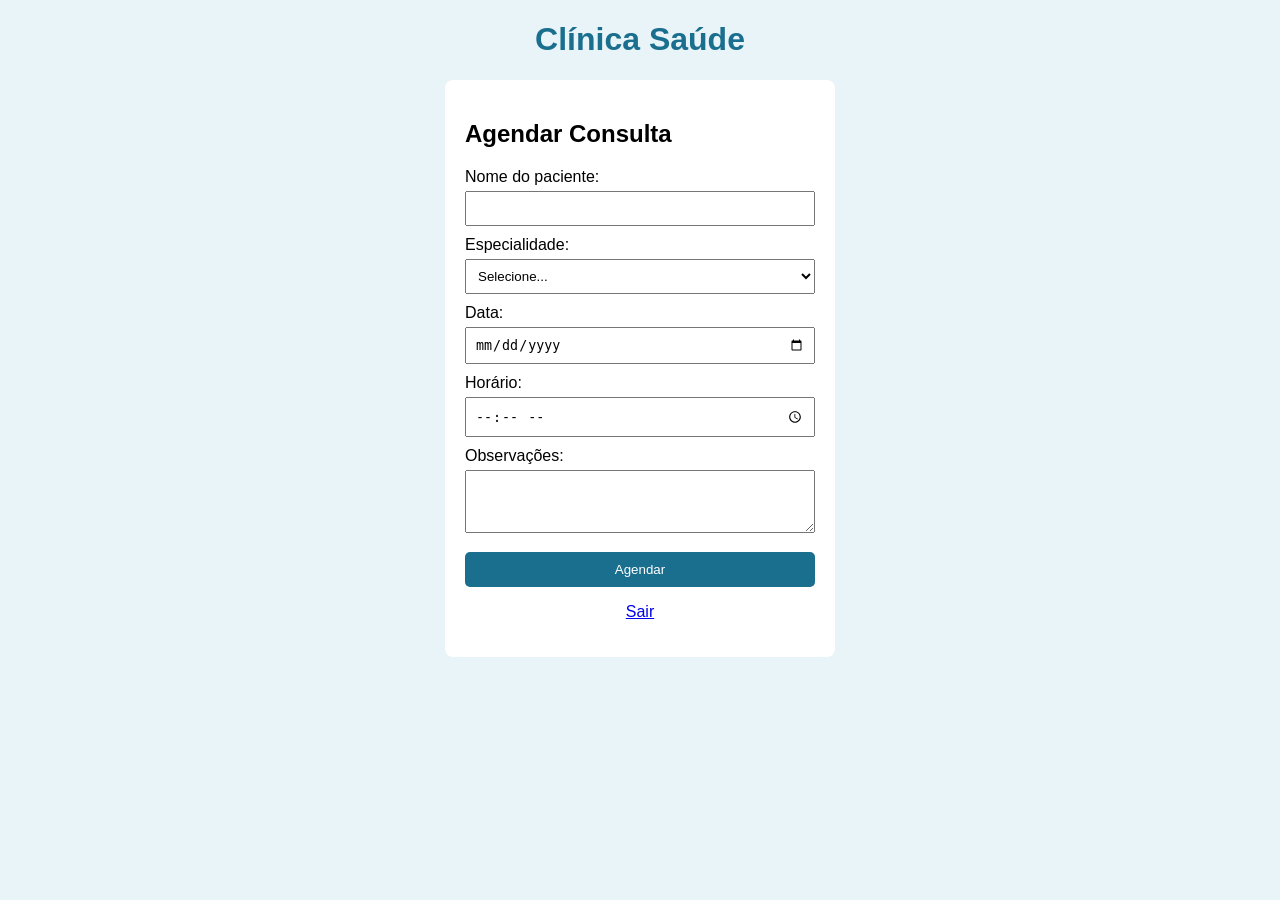
<file: clinica/agendamento.html>
<!DOCTYPE html>
<html lang="pt-BR">
<head>
    <meta charset="UTF-8">
    <title>Agendamento - Clínica</title>
    <link rel="stylesheet" href="estilo.css">
</head>
<body>

    <h1>Clínica Saúde</h1>

    <div class="caixa">
        <h2>Agendar Consulta</h2>

        <form>
            <label for="nome">Nome do paciente:</label>
            <input type="text" id="nome" name="nome" required>

            <label for="especialidade">Especialidade:</label>
            <select id="especialidade" name="especialidade" required>
                <option value="">Selecione...</option>
                <option>Clínico Geral</option>
                <option>Cardiologia</option>
                <option>Dermatologia</option>
                <option>Pediatria</option>
                <option>Ortopedia</option>
            </select>

            <label for="data">Data:</label>
            <input type="date" id="data" name="data" required>

            <label for="hora">Horário:</label>
            <input type="time" id="hora" name="hora" required>

            <label for="obs">Observações:</label>
            <textarea id="obs" name="obs" rows="3"></textarea>

            <button type="submit">Agendar</button>
        </form>

        <p><a href="login.html">Sair</a></p>
    </div>

</body>
</html>
</file>
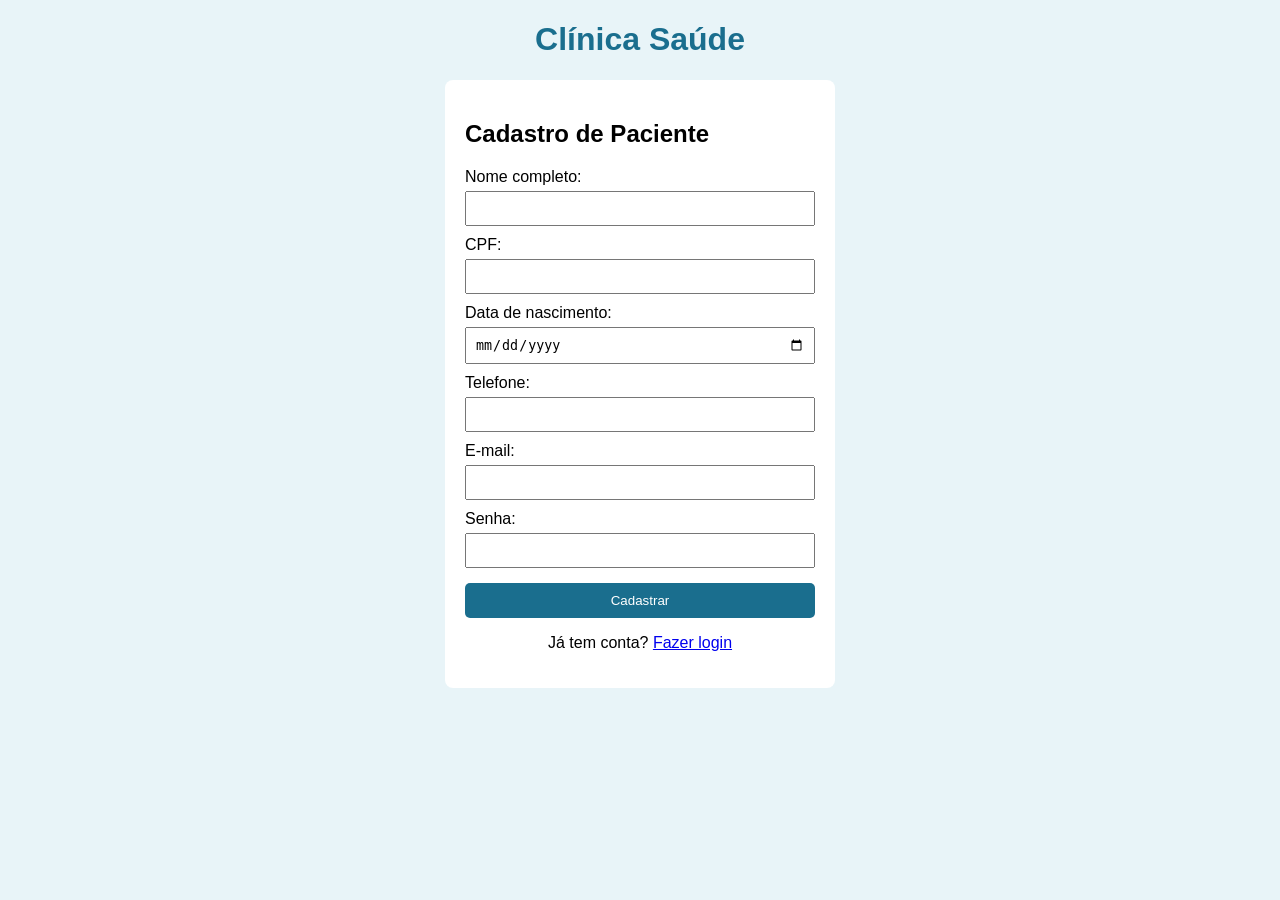
<file: clinica/cadastro.html>
<!DOCTYPE html>
<html lang="pt-BR">
<head>
    <meta charset="UTF-8">
    <title>Cadastro - Clínica</title>
    <link rel="stylesheet" href="estilo.css">
</head>
<body>

    <h1>Clínica Saúde</h1>

    <div class="caixa">
        <h2>Cadastro de Paciente</h2>

        <form action="login.html">
            <label for="nome">Nome completo:</label>
            <input type="text" id="nome" name="nome" required>

            <label for="cpf">CPF:</label>
            <input type="text" id="cpf" name="cpf" required>

            <label for="nascimento">Data de nascimento:</label>
            <input type="date" id="nascimento" name="nascimento" required>

            <label for="telefone">Telefone:</label>
            <input type="tel" id="telefone" name="telefone">

            <label for="email">E-mail:</label>
            <input type="email" id="email" name="email" required>

            <label for="senha">Senha:</label>
            <input type="password" id="senha" name="senha" required>

            <button type="submit">Cadastrar</button>
        </form>

        <p>Já tem conta? <a href="login.html">Fazer login</a></p>
    </div>

</body>
</html>
</file>
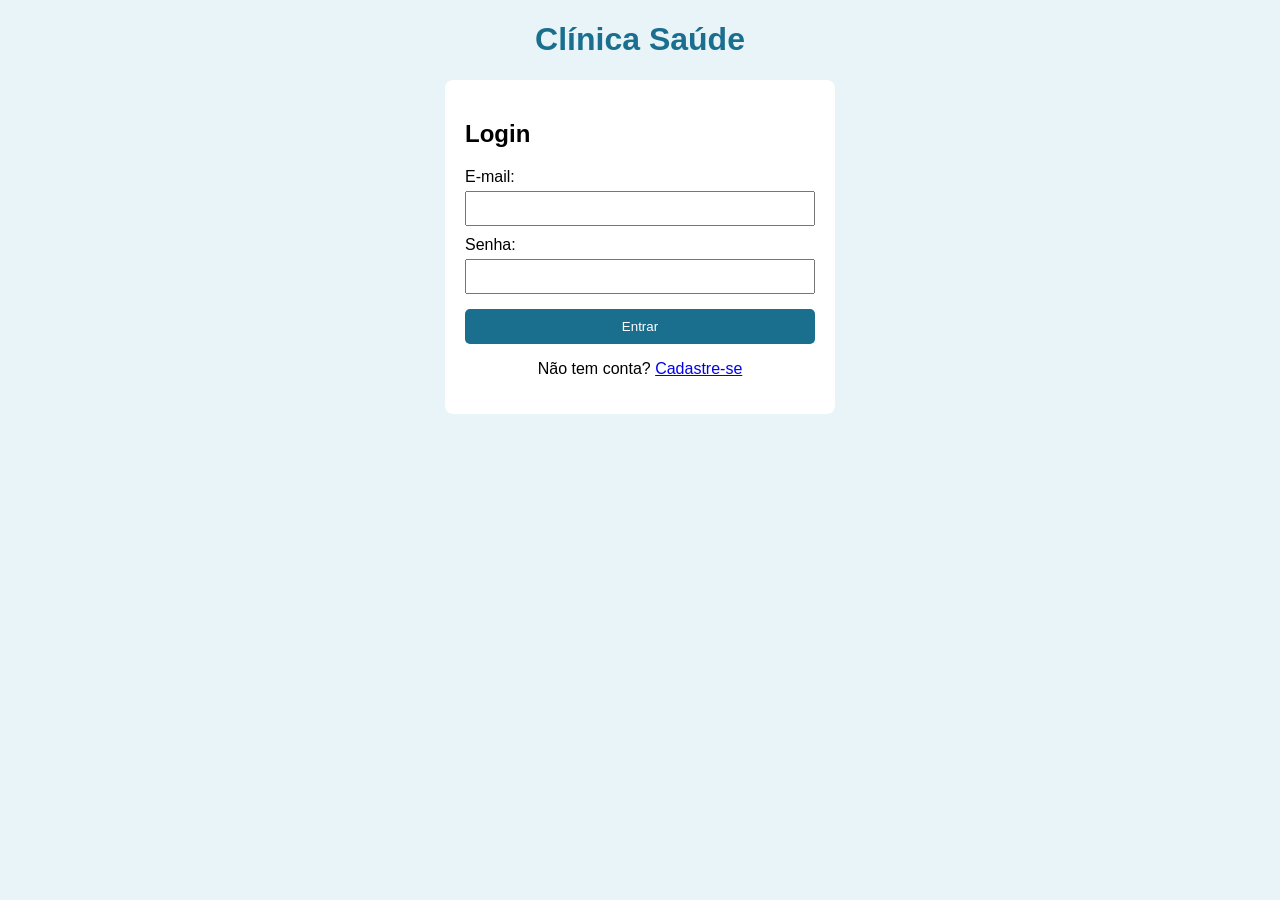
<file: clinica/login.html>
<!DOCTYPE html>
<html lang="pt-BR">
<head>
    <meta charset="UTF-8">
    <title>Login - Clínica</title>
    <link rel="stylesheet" href="estilo.css">
</head>
<body>

    <h1>Clínica Saúde</h1>

    <div class="caixa">
        <h2>Login</h2>

        <form action="agendamento.html">
            <label for="email">E-mail:</label>
            <input type="email" id="email" name="email" required>

            <label for="senha">Senha:</label>
            <input type="password" id="senha" name="senha" required>

            <button type="submit">Entrar</button>
        </form>

        <p>Não tem conta? <a href="cadastro.html">Cadastre-se</a></p>
    </div>

</body>
</html>
</file>
<file: clinica/estilo.css>
/* Estilo simples usado pelas 3 páginas */

body {
    font-family: Arial, sans-serif;
    background-color: #e8f4f8;
}

h1 {
    text-align: center;
    color: #1a6e8e;
}

.caixa {
    background-color: white;
    width: 350px;
    margin: 20px auto;
    padding: 20px;
    border-radius: 8px;
}

label {
    display: block;
    margin-top: 10px;
}

input, select, textarea {
    width: 100%;
    padding: 8px;
    margin-top: 5px;
    box-sizing: border-box;
}

button {
    width: 100%;
    margin-top: 15px;
    padding: 10px;
    background-color: #1a6e8e;
    color: white;
    border: none;
    border-radius: 5px;
    cursor: pointer;
}

button:hover {
    background-color: #145670;
}

p {
    text-align: center;
}
</file>
